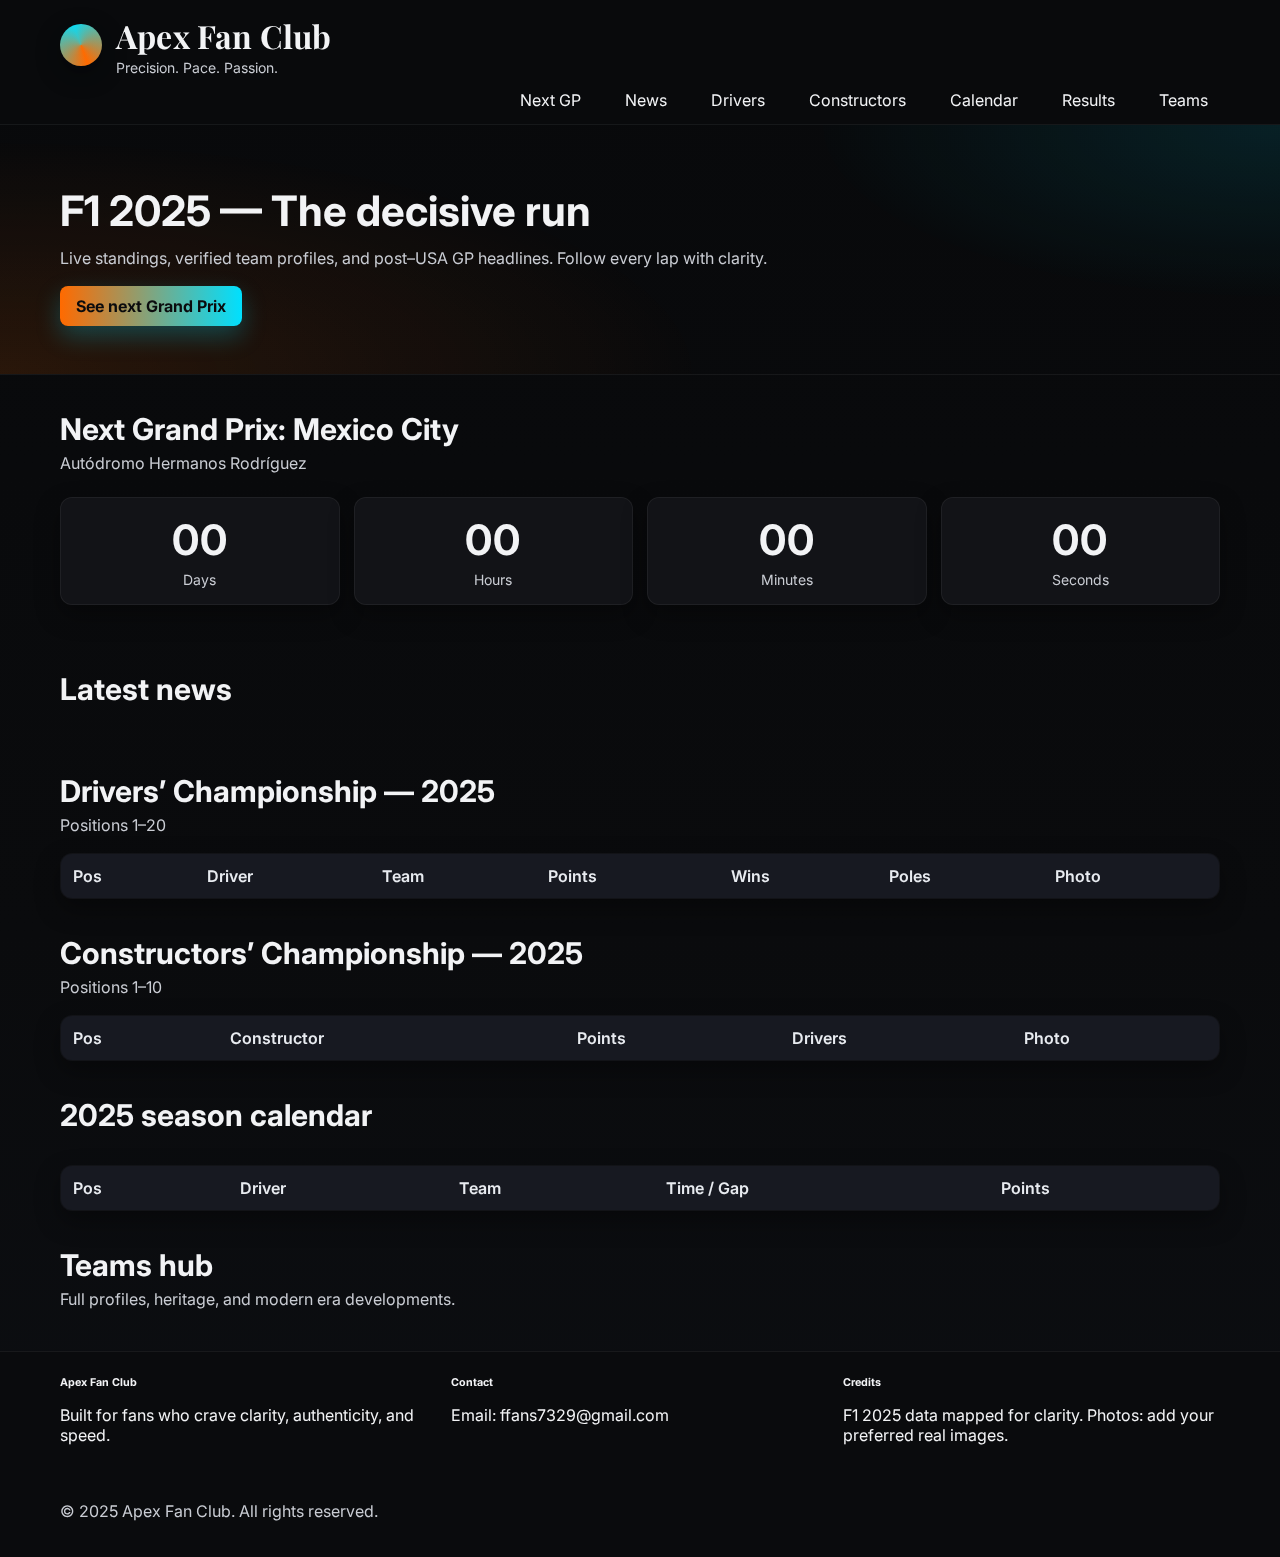
<file: index.html>
<!DOCTYPE html>
<html lang="en">
<head>
  <meta charset="utf-8" />
  <meta name="viewport" content="width=device-width, initial-scale=1" />
  <title>Apex Fan Club — F1 2025</title>
  <meta name="description" content="Apex Fan Club — the definitive home for F1 fans. 2025 drivers, teams, standings, calendar, results, and deep-dive team histories." />
  <link rel="preconnect" href="https://fonts.gstatic.com" crossorigin />
  <link href="https://fonts.googleapis.com/css2?family=Inter:wght@400;600;700&family=Playfair+Display:wght@700&display=swap" rel="stylesheet" />
  <link rel="stylesheet" href="WHEN YO.css" />
</head>
<body>
  <div id="app">
    <!-- Smooth header -->
    <header class="site-header">
      <div class="brand">
        <div class="logo-mark" aria-hidden="true"></div>
        <div class="brand-text">
          <h1 class="brand-title">Apex Fan Club</h1>
          <p class="brand-subtitle">Precision. Pace. Passion.</p>
        </div>
      </div>

      <nav class="main-nav" aria-label="Primary">
        <button class="nav-toggle" aria-expanded="false" aria-controls="navMenu">Menu</button>
        <ul id="navMenu" class="nav-list">
          <li><a href="#countdown">Next GP</a></li>
          <li><a href="#news">News</a></li>
          <li><a href="#drivers">Drivers</a></li>
          <li><a href="#constructors">Constructors</a></li>
          <li><a href="#calendar">Calendar</a></li>
          <li><a href="#results">Results</a></li>
          <li><a href="#teams">Teams</a></li>
        </ul>
      </nav>
    </header>

    <!-- Hero with subtle motion -->
    <section class="hero">
      <div class="hero-bg"></div>
      <div class="hero-content">
        <h2 class="hero-title">F1 2025 — The decisive run</h2>
        <p class="hero-copy">
          Live standings, verified team profiles, and post–USA GP headlines. Follow every lap with clarity.
        </p>
        <a class="hero-cta" href="#countdown">See next Grand Prix</a>
      </div>
    </section>

    <!-- Countdown to next GP -->
    <section id="countdown" class="countdown-section">
      <h3 class="section-title">Next Grand Prix: Mexico City</h3>
      <p class="section-subtitle">Autódromo Hermanos Rodríguez</p>

      <div class="countdown-grid">
        <div class="count-card">
          <div class="count-value" id="days">00</div>
          <div class="count-label">Days</div>
        </div>
        <div class="count-card">
          <div class="count-value" id="hours">00</div>
          <div class="count-label">Hours</div>
        </div>
        <div class="count-card">
          <div class="count-value" id="minutes">00</div>
          <div class="count-label">Minutes</div>
        </div>
        <div class="count-card">
          <div class="count-value" id="seconds">00</div>
          <div class="count-label">Seconds</div>
        </div>
      </div>

      <div class="event-times" id="eventTimes" aria-live="polite"></div>
    </section>

    <!-- News: post–USA GP 2025 -->
    <section id="news" class="news-section">
      <h3 class="section-title">Latest news</h3>
      <div class="news-list" id="newsList"></div>
    </section>

    <!-- Standings split into two sections -->
    <section id="drivers" class="standings-section">
      <h3 class="section-title">Drivers’ Championship — 2025</h3>
      <p class="section-subtitle">Positions 1–20</p>
      <div class="table-wrap">
        <table class="standings-table" aria-describedby="drivers-desc">
          <caption id="drivers-desc" class="visually-hidden">
            Current 2025 Formula 1 Drivers’ Championship standings from 1 to 20.
          </caption>
          <thead>
            <tr>
              <th scope="col">Pos</th>
              <th scope="col">Driver</th>
              <th scope="col" class="hide-mobile">Team</th>
              <th scope="col">Points</th>
              <th scope="col" class="hide-mobile">Wins</th>
              <th scope="col" class="hide-mobile">Poles</th>
              <th scope="col">Photo</th>
            </tr>
          </thead>
          <tbody id="driversTable"></tbody>
        </table>
      </div>
    </section>

    <section id="constructors" class="standings-section">
      <h3 class="section-title">Constructors’ Championship — 2025</h3>
      <p class="section-subtitle">Positions 1–10</p>
      <div class="table-wrap">
        <table class="standings-table" aria-describedby="constructors-desc">
          <caption id="constructors-desc" class="visually-hidden">
            Current 2025 Formula 1 Constructors’ Championship standings from 1 to 10.
          </caption>
          <thead>
            <tr>
              <th scope="col">Pos</th>
              <th scope="col">Constructor</th>
              <th scope="col">Points</th>
              <th scope="col" class="hide-mobile">Drivers</th>
              <th scope="col">Photo</th>
            </tr>
          </thead>
          <tbody id="constructorsTable"></tbody>
        </table>
      </div>
    </section>

    <!-- Calendar -->
    <section id="calendar" class="calendar-section">
      <h3 class="section-title">2025 season calendar</h3>
      <div id="calendarGrid" class="calendar-grid"></div>
    </section>

      <div class="table-wrap">
        <table class="standings-table">
          <thead>
            <tr>
              <th>Pos</th>
              <th>Driver</th>
              <th class="hide-mobile">Team</th>
              <th>Time / Gap</th>
              <th class="hide-mobile">Points</th>
            </tr>
          </thead>
          <tbody id="resultsTable"></tbody>
        </table>
      </div>
    </section>

    <!-- Teams hub with deep profiles -->
    <section id="teams" class="teams-section">
      <h3 class="section-title">Teams hub</h3>
      <p class="section-subtitle">Full profiles, heritage, and modern era developments.</p>

      <div class="team-cards" id="teamCards"></div>

      <!-- Team modal -->
      <dialog id="teamModal" class="team-modal" aria-labelledby="teamName">
        <form method="dialog">
          <button class="modal-close" aria-label="Close team profile">&times;</button>
        </form>
        <div class="modal-content">
          <div class="modal-hero">
            <img id="teamImage" alt="" />
            <div class="modal-overlay"></div>
            <h4 id="teamName"></h4>
            <p id="teamTagline" class="modal-tagline"></p>
          </div>
          <div class="modal-body">
            <div class="modal-columns">
              <div class="modal-col">
                <h5>Current lineup</h5>
                <ul id="teamDrivers" class="modal-list"></ul>

                <h5>Quick facts</h5>
                <ul id="teamFacts" class="modal-list"></ul>
              </div>
              <div class="modal-col">
                <h5>Full history</h5>
                <div id="teamHistory" class="modal-history"></div>
              </div>
            </div>
          </div>
        </div>
      </dialog>
    </section>

    <footer class="site-footer">
      <div class="footer-grid">
        <div>
          <h6 class="footer-title">Apex Fan Club</h6>
          <p>Built for fans who crave clarity, authenticity, and speed.</p>
        </div>
        <div>
          <h6 class="footer-title">Contact</h6>
          <p>Email: ffans7329@gmail.com</p>
        </div>
        <div>
          <h6 class="footer-title">Credits</h6>
          <p>F1 2025 data mapped for clarity. Photos: add your preferred real images.</p>
        </div>
      </div>
      <div class="footer-bottom">
        <p>&copy; 2025 Apex Fan Club. All rights reserved.</p>
      </div>
    </footer>
  </div>

  <script src="iajsd.js"></script>
</body>
</html>
</file>
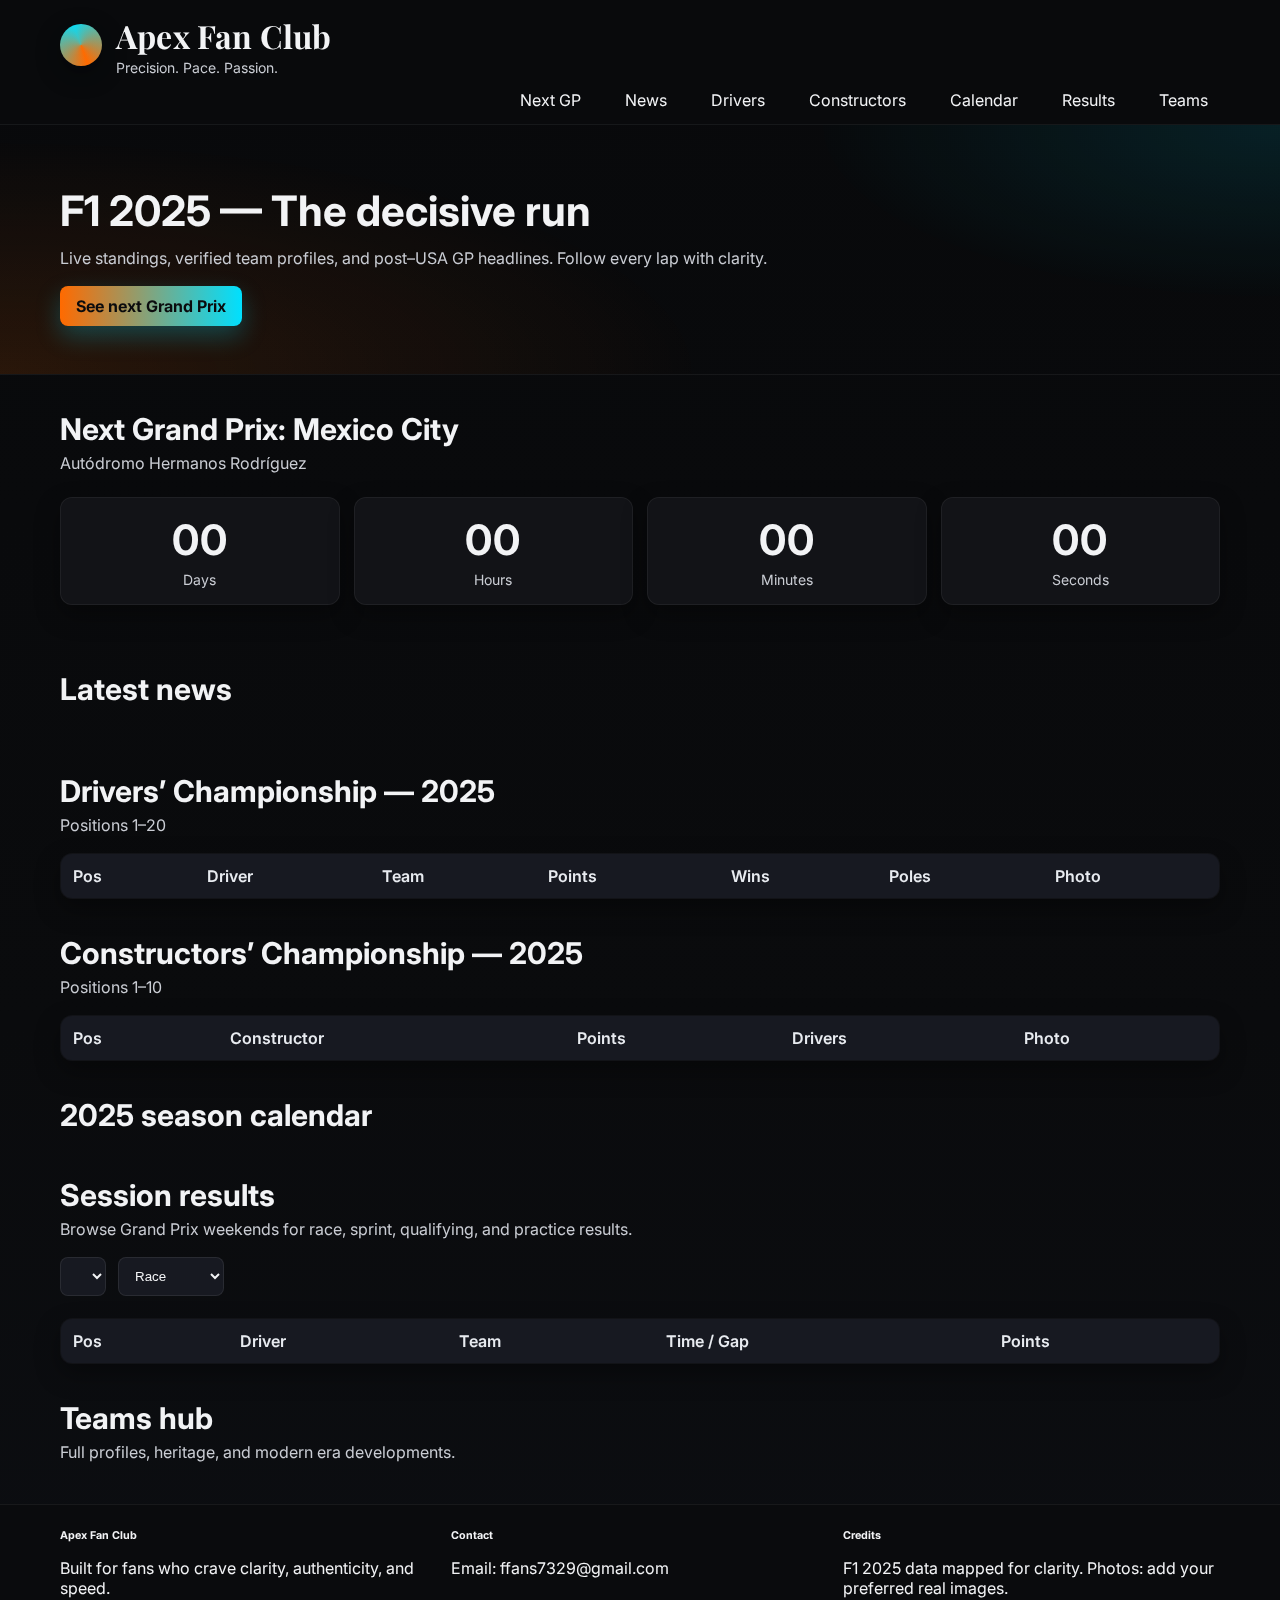
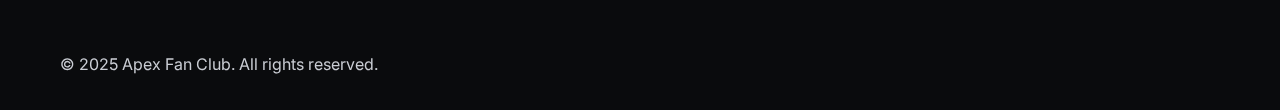
<file: ksjaDD.html>
<!DOCTYPE html>
<html lang="en">
<head>
  <meta charset="utf-8" />
  <meta name="viewport" content="width=device-width, initial-scale=1" />
  <title>Apex Fan Club — F1 2025</title>
  <meta name="description" content="Apex Fan Club — the definitive home for F1 fans. 2025 drivers, teams, standings, calendar, results, and deep-dive team histories." />
  <link rel="preconnect" href="https://fonts.gstatic.com" crossorigin />
  <link href="https://fonts.googleapis.com/css2?family=Inter:wght@400;600;700&family=Playfair+Display:wght@700&display=swap" rel="stylesheet" />
  <link rel="stylesheet" href="WHEN YO.css" />
</head>
<body>
  <div id="app">
    <!-- Smooth header -->
    <header class="site-header">
      <div class="brand">
        <div class="logo-mark" aria-hidden="true"></div>
        <div class="brand-text">
          <h1 class="brand-title">Apex Fan Club</h1>
          <p class="brand-subtitle">Precision. Pace. Passion.</p>
        </div>
      </div>

      <nav class="main-nav" aria-label="Primary">
        <button class="nav-toggle" aria-expanded="false" aria-controls="navMenu">Menu</button>
        <ul id="navMenu" class="nav-list">
          <li><a href="#countdown">Next GP</a></li>
          <li><a href="#news">News</a></li>
          <li><a href="#drivers">Drivers</a></li>
          <li><a href="#constructors">Constructors</a></li>
          <li><a href="#calendar">Calendar</a></li>
          <li><a href="#results">Results</a></li>
          <li><a href="#teams">Teams</a></li>
        </ul>
      </nav>
    </header>

    <!-- Hero with subtle motion -->
    <section class="hero">
      <div class="hero-bg"></div>
      <div class="hero-content">
        <h2 class="hero-title">F1 2025 — The decisive run</h2>
        <p class="hero-copy">
          Live standings, verified team profiles, and post–USA GP headlines. Follow every lap with clarity.
        </p>
        <a class="hero-cta" href="#countdown">See next Grand Prix</a>
      </div>
    </section>

    <!-- Countdown to next GP -->
    <section id="countdown" class="countdown-section">
      <h3 class="section-title">Next Grand Prix: Mexico City</h3>
      <p class="section-subtitle">Autódromo Hermanos Rodríguez</p>

      <div class="countdown-grid">
        <div class="count-card">
          <div class="count-value" id="days">00</div>
          <div class="count-label">Days</div>
        </div>
        <div class="count-card">
          <div class="count-value" id="hours">00</div>
          <div class="count-label">Hours</div>
        </div>
        <div class="count-card">
          <div class="count-value" id="minutes">00</div>
          <div class="count-label">Minutes</div>
        </div>
        <div class="count-card">
          <div class="count-value" id="seconds">00</div>
          <div class="count-label">Seconds</div>
        </div>
      </div>

      <div class="event-times" id="eventTimes" aria-live="polite"></div>
    </section>

    <!-- News: post–USA GP 2025 -->
    <section id="news" class="news-section">
      <h3 class="section-title">Latest news</h3>
      <div class="news-list" id="newsList"></div>
    </section>

    <!-- Standings split into two sections -->
    <section id="drivers" class="standings-section">
      <h3 class="section-title">Drivers’ Championship — 2025</h3>
      <p class="section-subtitle">Positions 1–20</p>
      <div class="table-wrap">
        <table class="standings-table" aria-describedby="drivers-desc">
          <caption id="drivers-desc" class="visually-hidden">
            Current 2025 Formula 1 Drivers’ Championship standings from 1 to 20.
          </caption>
          <thead>
            <tr>
              <th scope="col">Pos</th>
              <th scope="col">Driver</th>
              <th scope="col" class="hide-mobile">Team</th>
              <th scope="col">Points</th>
              <th scope="col" class="hide-mobile">Wins</th>
              <th scope="col" class="hide-mobile">Poles</th>
              <th scope="col">Photo</th>
            </tr>
          </thead>
          <tbody id="driversTable"></tbody>
        </table>
      </div>
    </section>

    <section id="constructors" class="standings-section">
      <h3 class="section-title">Constructors’ Championship — 2025</h3>
      <p class="section-subtitle">Positions 1–10</p>
      <div class="table-wrap">
        <table class="standings-table" aria-describedby="constructors-desc">
          <caption id="constructors-desc" class="visually-hidden">
            Current 2025 Formula 1 Constructors’ Championship standings from 1 to 10.
          </caption>
          <thead>
            <tr>
              <th scope="col">Pos</th>
              <th scope="col">Constructor</th>
              <th scope="col">Points</th>
              <th scope="col" class="hide-mobile">Drivers</th>
              <th scope="col">Photo</th>
            </tr>
          </thead>
          <tbody id="constructorsTable"></tbody>
        </table>
      </div>
    </section>

    <!-- Calendar -->
    <section id="calendar" class="calendar-section">
      <h3 class="section-title">2025 season calendar</h3>
      <div id="calendarGrid" class="calendar-grid"></div>
    </section>

    <!-- Results (Race + Sprint + Qualifying + Practice) -->
    <section id="results" class="results-section">
      <h3 class="section-title">Session results</h3>
      <p class="section-subtitle">
        Browse Grand Prix weekends for race, sprint, qualifying, and practice results.
      </p>

      <div class="results-controls">
        <label for="gpSelect" class="visually-hidden">Select Grand Prix</label>
        <select id="gpSelect"></select>

        <label for="sessionSelect" class="visually-hidden">Select session</label>
        <select id="sessionSelect">
          <option value="race">Race</option>
          <option value="sprint">Sprint</option>
          <option value="qualifying">Qualifying</option>
          <option value="fp1">FP1</option>
          <option value="fp2">FP2</option>
          <option value="fp3">FP3</option>
        </select>
      </div>

      <div class="table-wrap">
        <table class="standings-table">
          <thead>
            <tr>
              <th>Pos</th>
              <th>Driver</th>
              <th class="hide-mobile">Team</th>
              <th>Time / Gap</th>
              <th class="hide-mobile">Points</th>
            </tr>
          </thead>
          <tbody id="resultsTable"></tbody>
        </table>
      </div>
    </section>

    <!-- Teams hub with deep profiles -->
    <section id="teams" class="teams-section">
      <h3 class="section-title">Teams hub</h3>
      <p class="section-subtitle">Full profiles, heritage, and modern era developments.</p>

      <div class="team-cards" id="teamCards"></div>

      <!-- Team modal -->
      <dialog id="teamModal" class="team-modal" aria-labelledby="teamName">
        <form method="dialog">
          <button class="modal-close" aria-label="Close team profile">&times;</button>
        </form>
        <div class="modal-content">
          <div class="modal-hero">
            <img id="teamImage" alt="" />
            <div class="modal-overlay"></div>
            <h4 id="teamName"></h4>
            <p id="teamTagline" class="modal-tagline"></p>
          </div>
          <div class="modal-body">
            <div class="modal-columns">
              <div class="modal-col">
                <h5>Current lineup</h5>
                <ul id="teamDrivers" class="modal-list"></ul>

                <h5>Quick facts</h5>
                <ul id="teamFacts" class="modal-list"></ul>
              </div>
              <div class="modal-col">
                <h5>Full history</h5>
                <div id="teamHistory" class="modal-history"></div>
              </div>
            </div>
          </div>
        </div>
      </dialog>
    </section>

    <footer class="site-footer">
      <div class="footer-grid">
        <div>
          <h6 class="footer-title">Apex Fan Club</h6>
          <p>Built for fans who crave clarity, authenticity, and speed.</p>
        </div>
        <div>
          <h6 class="footer-title">Contact</h6>
          <p>Email: ffans7329@gmail.com</p>
        </div>
        <div>
          <h6 class="footer-title">Credits</h6>
          <p>F1 2025 data mapped for clarity. Photos: add your preferred real images.</p>
        </div>
      </div>
      <div class="footer-bottom">
        <p>&copy; 2025 Apex Fan Club. All rights reserved.</p>
      </div>
    </footer>
  </div>

  <script src="iajsd.js"></script>
</body>
</html>
</file>
<file: WHEN YO.css>
:root {
  --bg: #0a0b0d;
  --surface: #121317;
  --surface-2: #171921;
  --text: #f2f3f5;
  --muted: #c9ccd3;
  --accent: #ff6a00; /* papaya-esque */
  --accent-2: #00e0ff; /* cool cyan line accent */
  --success: #4ade80;
  --danger: #ef4444;
  --shadow: rgba(0, 0, 0, 0.35);
  --radius: 12px;
  --radius-sm: 8px;
  --radius-lg: 16px;
  --maxw: 1200px;
  --speed-1: 280ms;
  --speed-2: 480ms;
  --easing: cubic-bezier(.2, .8, .2, 1);
}

* { box-sizing: border-box; }
html, body {
  margin: 0;
  padding: 0;
  background: linear-gradient(180deg, #08090b 0%, #0a0b0d 60%, #0c0e12 100%);
  color: var(--text);
  font-family: Inter, system-ui, -apple-system, Segoe UI, Roboto, "Helvetica Neue", Arial, "Noto Sans", "Apple Color Emoji", "Segoe UI Emoji", "Segoe UI Symbol", "Noto Color Emoji";
}

/* Accessibility helpers */
.visually-hidden {
  position: absolute;
  width: 1px; height: 1px;
  padding: 0; margin: -1px;
  overflow: hidden; clip: rect(0 0 0 0);
  white-space: nowrap; border: 0;
}

/* Header */
.site-header {
  position: sticky;
  top: 0;
  z-index: 40;
  backdrop-filter: saturate(1.2) blur(12px);
  background: rgba(10, 11, 13, 0.75);
  border-bottom: 1px solid rgba(255, 255, 255, 0.06);
}
.site-header .brand {
  display: flex;
  align-items: center;
  gap: 14px;
  max-width: var(--maxw);
  margin: 0 auto;
  padding: 14px 20px;
}
.logo-mark {
  width: 42px; height: 42px;
  border-radius: 50%;
  background:
    radial-gradient(80% 80% at 50% 50%, rgba(255,106,0,0.35) 0%, rgba(255,106,0,0) 70%),
    conic-gradient(from 160deg at 50% 50%, var(--accent), var(--accent-2), var(--accent));
  box-shadow: 0 8px 24px var(--shadow);
  animation: pulse 3.2s var(--easing) infinite;
}
@keyframes pulse {
  0%,100% { transform: scale(1); }
  50% { transform: scale(1.06); filter: hue-rotate(12deg); }
}
.brand-title {
  font-family: "Playfair Display", serif;
  font-weight: 700;
  letter-spacing: 0.2px;
  margin: 0;
}
.brand-subtitle {
  margin: 2px 0 0 0;
  color: var(--muted);
  font-size: 14px;
}

/* Navigation */
.main-nav {
  max-width: var(--maxw);
  margin: 0 auto;
  padding: 0 20px 14px 20px;
  display: flex;
  justify-content: flex-end;
  align-items: center;
}
.nav-toggle {
  display: none;
}
.nav-list {
  list-style: none; margin: 0; padding: 0;
  display: flex; gap: 20px; flex-wrap: wrap;
}
.nav-list a {
  color: var(--text);
  text-decoration: none;
  padding: 8px 12px;
  border-radius: var(--radius-sm);
  transition: background var(--speed-1) var(--easing), transform var(--speed-1) var(--easing);
}
.nav-list a:hover {
  background: rgba(255, 255, 255, 0.06);
  transform: translateY(-2px);
}

/* Hero section */
.hero {
  position: relative;
  overflow: hidden;
  border-bottom: 1px solid rgba(255, 255, 255, 0.06);
}
.hero-bg {
  position: absolute; inset: 0;
  background:
    radial-gradient(1200px 400px at 0% 100%, rgba(255,106,0,0.15), transparent 60%),
    radial-gradient(800px 300px at 100% 0%, rgba(0,224,255,0.12), transparent 60%);
  opacity: 0.9;
}
.hero-content {
  position: relative;
  max-width: var(--maxw);
  margin: 0 auto;
  padding: 60px 20px 48px 20px;
}
.hero-title {
  margin: 0 0 12px 0;
  font-size: clamp(28px, 5vw, 42px);
}
.hero-copy {
  margin: 0 0 18px 0;
  color: var(--muted);
}
.hero-cta {
  display: inline-block;
  padding: 10px 16px;
  background: linear-gradient(90deg, var(--accent), var(--accent-2));
  color: #0a0b0d;
  font-weight: 700;
  border-radius: var(--radius-sm);
  box-shadow: 0 10px 24px rgba(0,224,255,0.25);
  text-decoration: none;
  transition: transform var(--speed-1) var(--easing);
}
.hero-cta:hover {
  transform: translateY(-2px);
}

/* Section title */
.section-title {
  max-width: var(--maxw);
  margin: 36px auto 6px auto;
  padding: 0 20px;
  font-size: clamp(22px, 3.6vw, 30px);
}
.section-subtitle {
  max-width: var(--maxw);
  margin: 0 auto 18px auto; padding: 0 20px;
  color: var(--muted);
}

/* Countdown */
.countdown-section {
  padding-bottom: 24px;
}
.countdown-grid {
  max-width: var(--maxw);
  margin: 12px auto;
  padding: 0 20px;
  display: grid;
  grid-template-columns: repeat(4, minmax(0, 1fr));
  gap: 14px;
}
.count-card {
  background: var(--surface);
  border: 1px solid rgba(255,255,255,0.06);
  border-radius: var(--radius);
  padding: 16px;
  text-align: center;
  box-shadow: 0 10px 24px var(--shadow);
  transform: translateY(6px);
  animation: liftIn var(--speed-2) var(--easing) forwards;
}
@keyframes liftIn {
  to { transform: translateY(0); opacity: 1; }
}
.count-value {
  font-size: clamp(26px, 5.5vw, 42px);
  font-weight: 700;
  letter-spacing: 1px;
}
.count-label {
  color: var(--muted);
  font-size: 14px;
  margin-top: 6px;
}
.event-times {
  max-width: var(--maxw);
  margin: 12px auto 0 auto;
  padding: 0 20px;
  color: var(--muted);
}

/* News */
.news-section .news-list {
  max-width: var(--maxw);
  margin: 10px auto 0 auto;
  padding: 0 20px 20px 20px;
  display: grid;
  grid-template-columns: repeat(3, minmax(0, 1fr));
  gap: 16px;
}
.news-card {
  background: var(--surface);
  border: 1px solid rgba(255,255,255,0.06);
  border-radius: var(--radius);
  overflow: hidden;
  box-shadow: 0 10px 24px var(--shadow);
  transform: translateY(12px);
  opacity: 0;
  animation: newsIn var(--speed-2) var(--easing) forwards;
}
@keyframes newsIn {
  to { transform: translateY(0); opacity: 1; }
}
.news-media {
  height: 160px;
  background: linear-gradient(90deg, rgba(255,106,0,0.25), rgba(0,224,255,0.25));
}
.news-body {
  padding: 14px;
}
.news-title {
  margin: 0 0 6px 0;
  font-weight: 700;
}
.news-meta {
  color: var(--muted);
  font-size: 13px;
  margin-bottom: 10px;
}
.news-text {
  color: #e7e9ee;
  font-size: 15px;
  line-height: 1.5;
}

/* Tables shared */
.table-wrap {
  max-width: var(--maxw);
  margin: 12px auto 20px auto;
  padding: 0 20px;
}
.standings-table {
  width: 100%;
  border-collapse: collapse;
  border: 1px solid rgba(255,255,255,0.06);
  background: var(--surface);
  border-radius: var(--radius);
  overflow: hidden;
  box-shadow: 0 10px 24px var(--shadow);
}
.standings-table thead th {
  text-align: left;
  padding: 12px;
  background: var(--surface-2);
  font-weight: 600;
  color: #e8ebf0;
}
.standings-table tbody td {
  padding: 12px;
  border-top: 1px solid rgba(255,255,255,0.06);
  vertical-align: middle;
}
.standings-table tbody tr {
  transition: background var(--speed-1) var(--easing);
}
.standings-table tbody tr:hover {
  background: rgba(255,255,255,0.04);
}
.driver-photo, .team-photo {
  width: 56px; height: 56px; border-radius: 8px; object-fit: cover;
  border: 1px solid rgba(255,255,255,0.08);
}

/* Calendar */
.calendar-grid {
  max-width: var(--maxw);
  margin: 8px auto 24px auto;
  padding: 0 20px;
  display: grid;
  grid-template-columns: repeat(4, minmax(0, 1fr));
  gap: 14px;
}
.calendar-card {
  background: var(--surface);
  border: 1px solid rgba(255,255,255,0.06);
  border-radius: var(--radius);
  padding: 14px;
  box-shadow: 0 10px 24px var(--shadow);
  transform: translateY(10px);
  opacity: 0;
  animation: cardIn var(--speed-2) var(--easing) forwards;
}
@keyframes cardIn {
  to { transform: translateY(0); opacity: 1; }
}
.calendar-gp {
  margin: 0 0 6px 0; font-weight: 700;
}
.calendar-meta {
  color: var(--muted);
  font-size: 14px;
}

/* Results */
.results-controls {
  max-width: var(--maxw);
  margin: 0 auto;
  padding: 0 20px 10px 20px;
  display: flex;
  gap: 12px;
}
select {
  padding: 10px 12px;
  background: var(--surface-2);
  border: 1px solid rgba(255,255,255,0.08);
  color: var(--text);
  border-radius: var(--radius-sm);
}
.hide-mobile {
  display: table-cell;
}
@media (max-width: 800px) {
  .hide-mobile { display: none; }
  .news-section .news-list { grid-template-columns: 1fr; }
  .calendar-grid { grid-template-columns: repeat(2, minmax(0, 1fr)); }
  .countdown-grid { grid-template-columns: repeat(2, minmax(0, 1fr)); }
  .nav-toggle { display: inline-block; padding: 8px 12px; }
  .main-nav { justify-content: space-between; }
  .nav-list {
    display: none;
    background: var(--surface);
    padding: 12px;
    border: 1px solid rgba(255,255,255,0.06);
    border-radius: var(--radius);
    position: absolute; right: 20px; top: 62px;
    z-index: 50;
  }
  .nav-list.open { display: grid; gap: 10px; }
}

/* Teams grid */
.team-cards {
  max-width: var(--maxw);
  margin: 8px auto 24px auto;
  padding: 0 20px;
  display: grid;
  grid-template-columns: repeat(3, minmax(0, 1fr));
  gap: 14px;
}
@media (max-width: 960px) {
  .team-cards { grid-template-columns: repeat(2, minmax(0, 1fr)); }
}
@media (max-width: 640px) {
  .team-cards { grid-template-columns: 1fr; }
}
.team-card {
  background: var(--surface);
  border: 1px solid rgba(255,255,255,0.06);
  border-radius: var(--radius);
  overflow: hidden;
  box-shadow: 0 10px 24px var(--shadow);
  cursor: pointer;
  transform: translateY(12px);
  opacity: 0;
  animation: teamIn var(--speed-2) var(--easing) forwards;
}
@keyframes teamIn {
  to { transform: translateY(0); opacity: 1; }
}
.team-card img {
  width: 100%; height: 160px; object-fit: cover;
}
.team-card .team-card-body {
  padding: 12px;
}
.team-card .team-name { margin: 0 0 6px 0; font-weight: 700; }
.team-card .team-blurb { color: var(--muted); font-size: 14px; }

/* Modal */
.team-modal {
  width: min(920px, 96vw);
  border: none; border-radius: var(--radius-lg);
  background: var(--surface);
  color: var(--text);
  box-shadow: 0 40px 80px var(--shadow);
  padding: 0; overflow: hidden;
}
.team-modal::backdrop {
  background: rgba(0, 0, 0, 0.6);
}
.modal-close {
  position: absolute; top: 12px; right: 12px;
  background: var(--surface-2);
  color: var(--text);
  border: 1px solid rgba(255,255,255,0.08);
  border-radius: 999px;
  font-size: 22px; line-height: 22px;
  width: 36px; height: 36px;
  cursor: pointer;
}
.modal-hero {
  position: relative; height: 240px; overflow: hidden;
}
.modal-hero img {
  width: 100%; height: 100%; object-fit: cover;
  transform: scale(1.08);
  filter: saturate(1.1) contrast(1.05);
}
.modal-overlay {
  position: absolute; inset: 0;
  background:
    linear-gradient(180deg, rgba(0,0,0,0.3), rgba(0,0,0,0.6)),
    radial-gradient(800px 300px at 100% 0%, rgba(0,224,255,0.15), transparent 60%);
}
.modal-hero h4 {
  position: absolute; bottom: 20px; left: 20px;
  margin: 0; font-size: 26px; z-index: 2;
}
.modal-tagline {
  position: absolute; bottom: 4px; left: 20px;
  margin: 0; color: var(--muted); z-index: 2; font-size: 14px;
}
.modal-content .modal-body {
  padding: 16px;
}
.modal-columns {
  display: grid; grid-template-columns: 1fr 1.2fr; gap: 14px;
}
.modal-list {
  list-style: none; margin: 0; padding: 0;
}
.modal-list li {
  padding: 8px 0; border-bottom: 1px solid rgba(255,255,255,0.06);
}
.modal-history {
  line-height: 1.6; color: #e7e9ee; white-space: pre-wrap;
}

/* Footer */
.site-footer {
  border-top: 1px solid rgba(255,255,255,0.06);
  background: #0a0b0d;
}
.footer-grid {
  max-width: var(--maxw);
  margin: 0 auto; padding: 24px 20px;
  display: grid; grid-template-columns: repeat(3, minmax(0, 1fr)); gap: 14px;
}
.footer-title { margin: 0 0 8px 0; }
.footer-bottom {
  max-width: var(--maxw);
  margin: 0 auto; padding: 0 20px 20px 20px;
  color: var(--muted);
}
</file>
